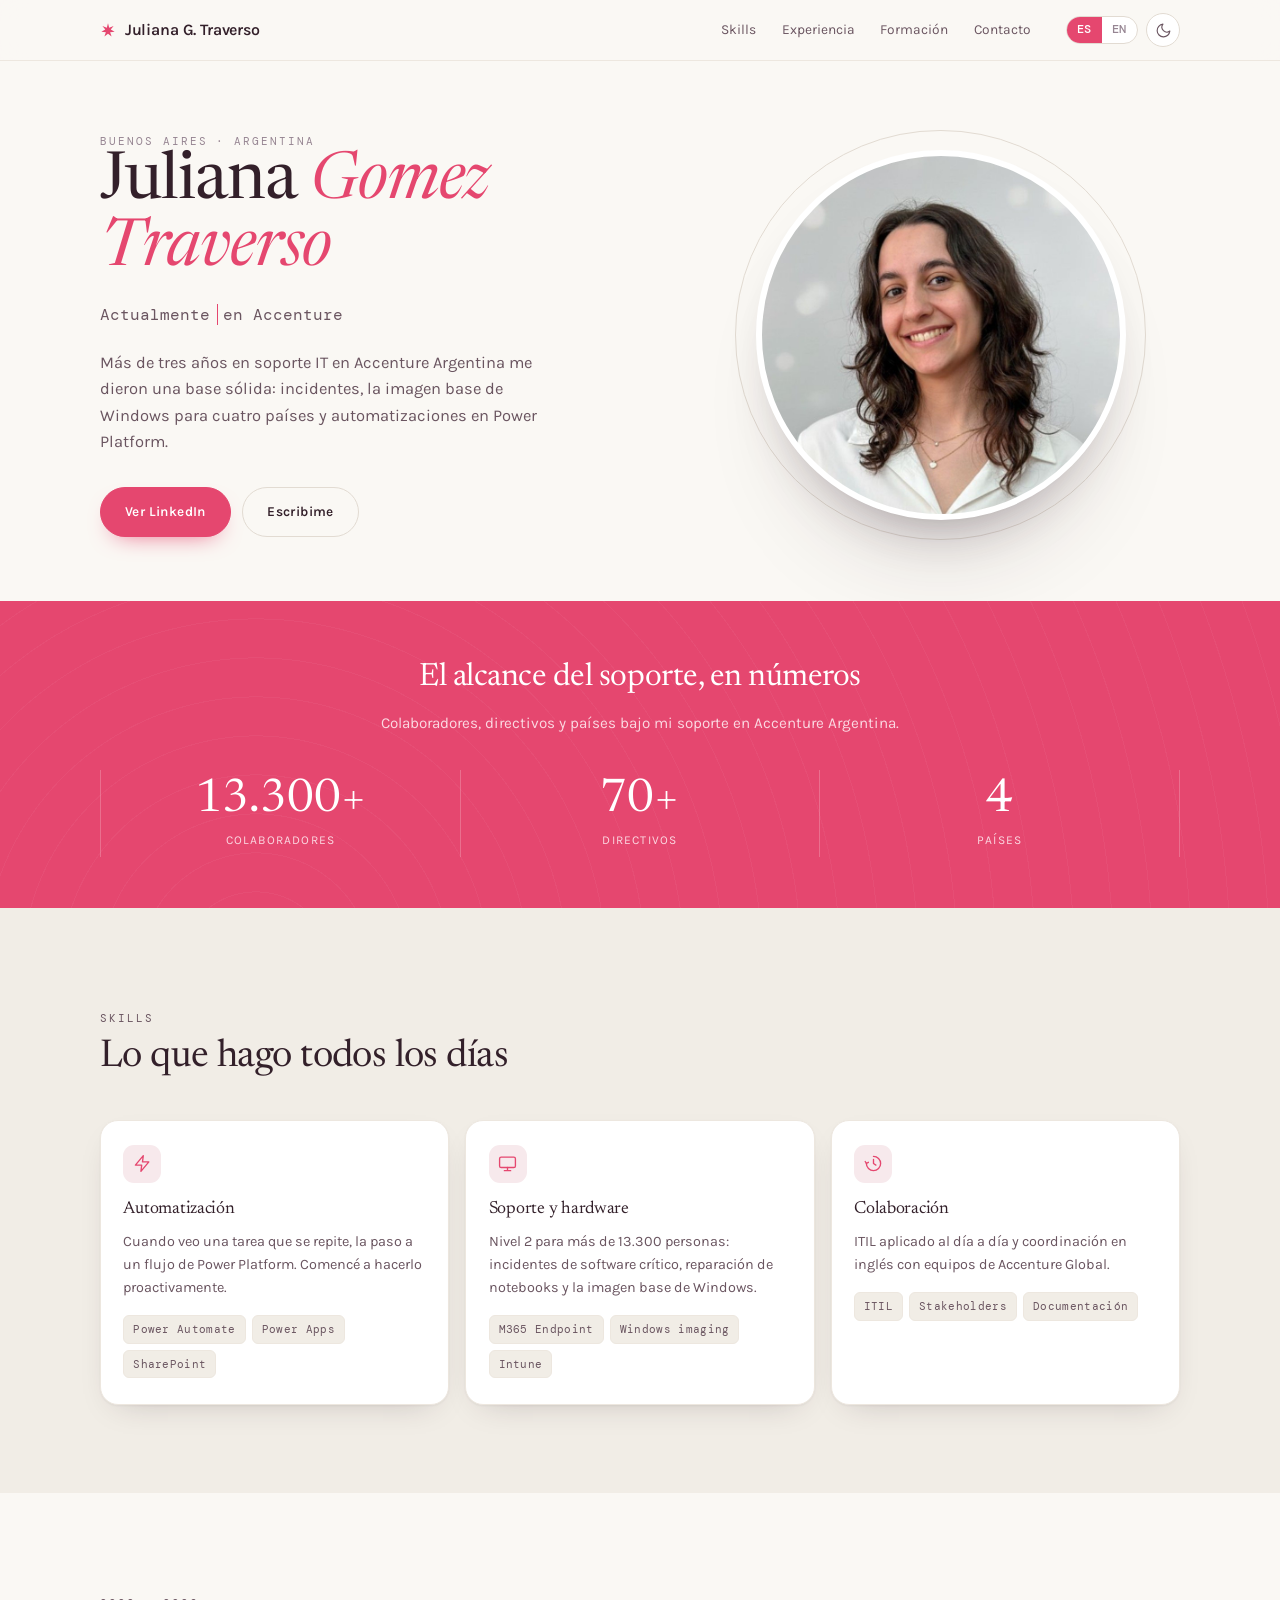
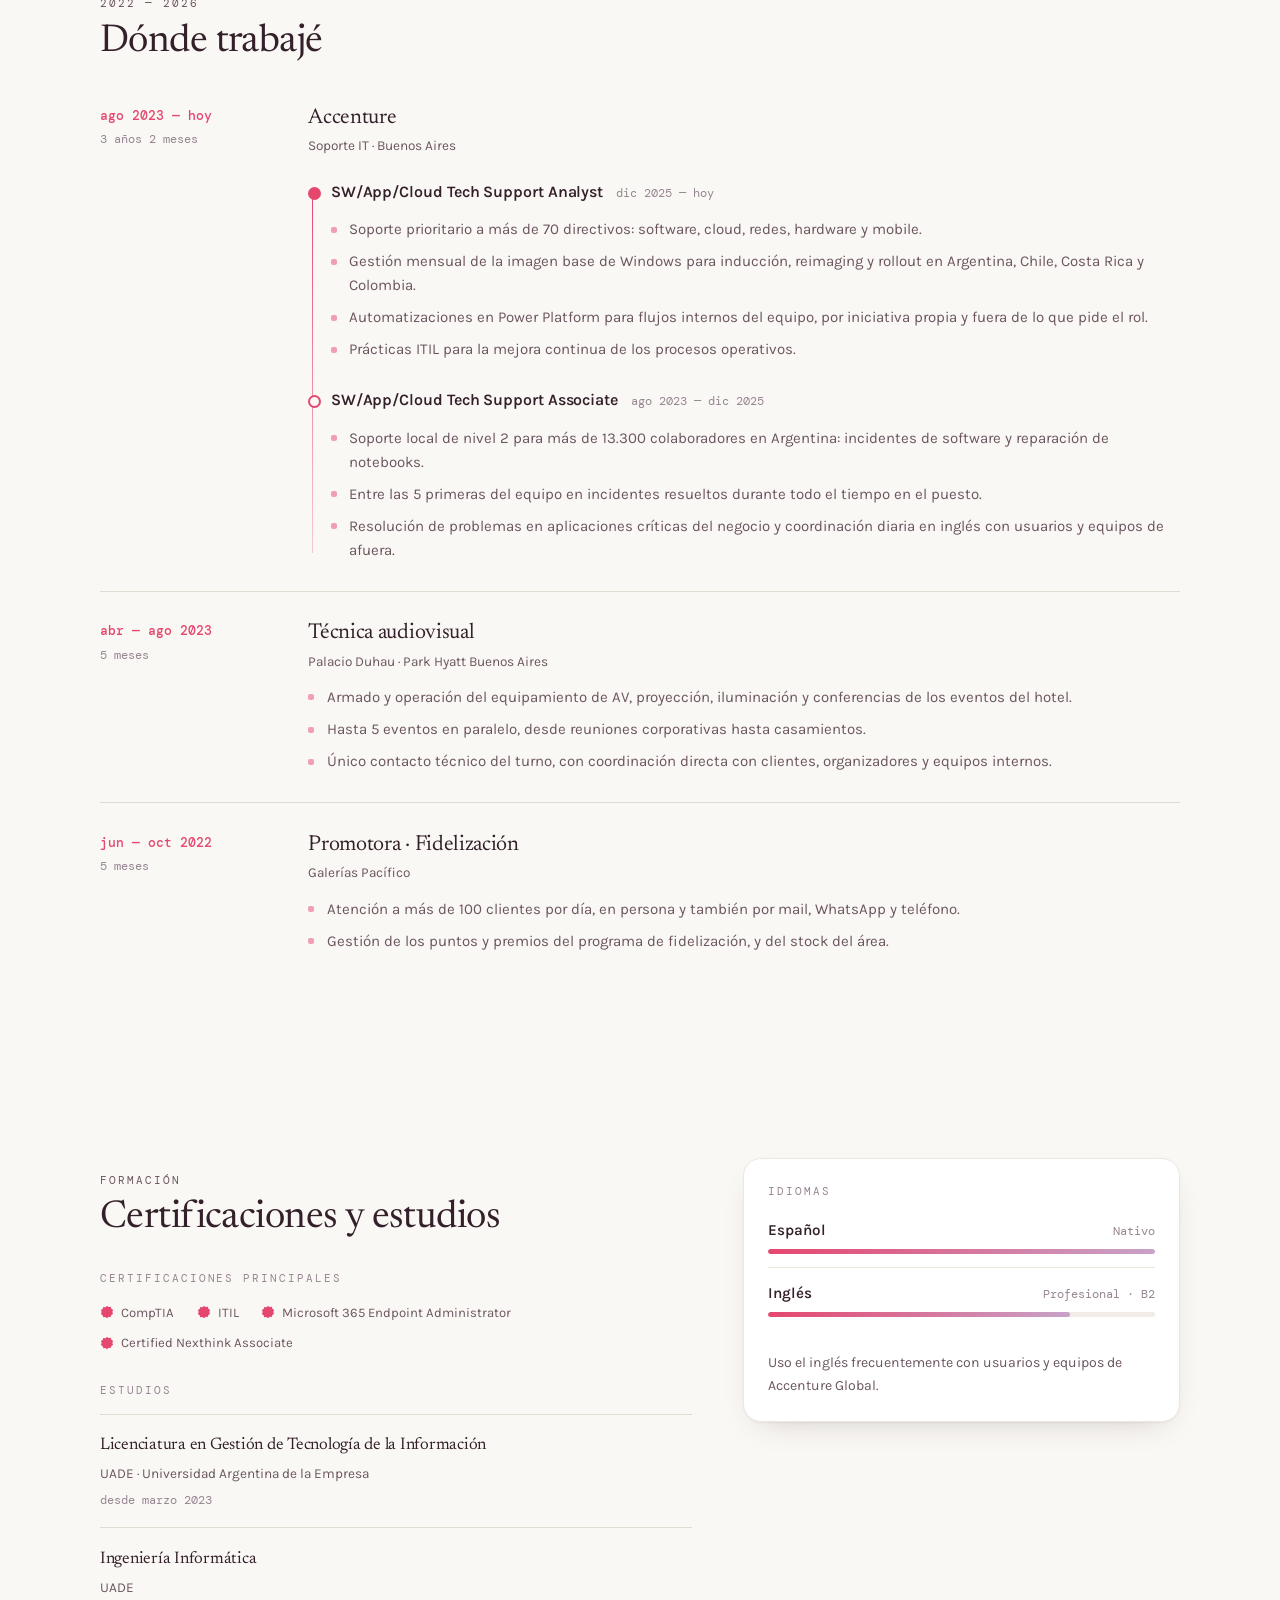
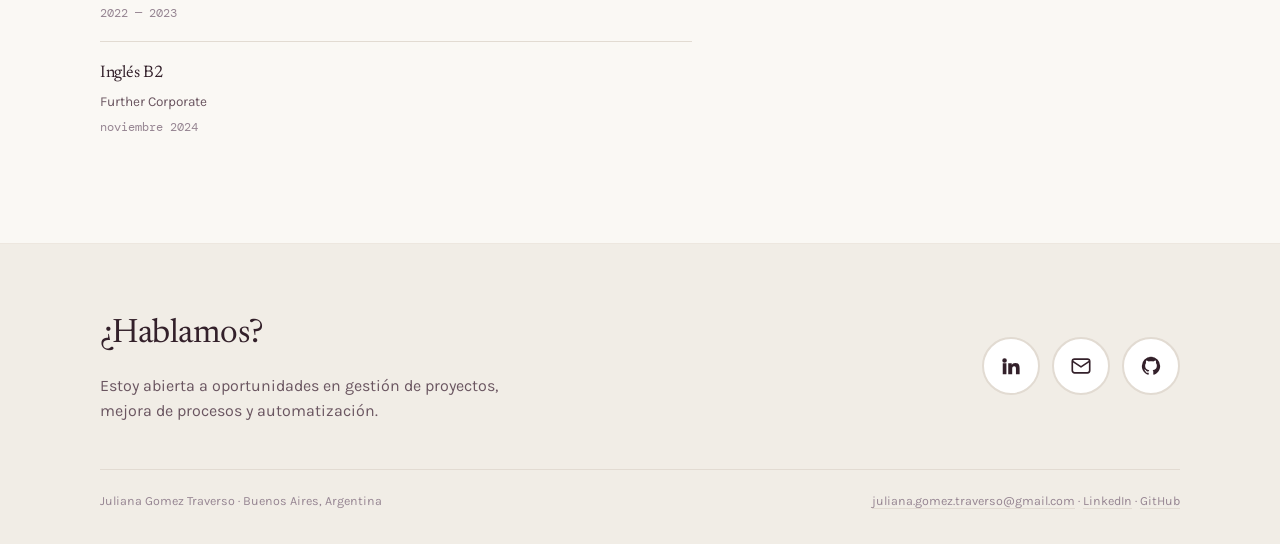
<file: index.html>
<!DOCTYPE html>
<html lang="es">
<head>
<meta charset="UTF-8">
<meta name="viewport" content="width=device-width, initial-scale=1.0">
<title>Juliana Gomez Traverso</title>
<link rel="icon" type="image/svg+xml" href="assets/img/favicon.svg">
<link rel="preconnect" href="https://fonts.googleapis.com">
<link rel="preconnect" href="https://fonts.gstatic.com" crossorigin>
<link rel="stylesheet" href="https://fonts.googleapis.com/css2?family=Newsreader:ital,opsz,wght@0,6..72,300;0,400;0,500;0,600;1,6..72,300;1,400&family=Karla:wght@300;400;500;600;700&family=DM+Mono:wght@400;500&display=swap">

<style>
/* ============ TOKENS ============ */
:root{
  --sand:#FAF8F4;
  --sand-2:#F1EDE6;
  --paper:#FFFFFF;
  --rose:#E5476F;
  --rose-soft:#F291B5;
  --rose-wash:#F7E9EC;
  --wine:#59273A;
  --wine-deep:#33202A;
  --lilac:#C8A2C8;

  --bg:var(--sand);
  --bg-alt:var(--sand-2);
  --surface:var(--paper);
  --ink:var(--wine-deep);
  --ink-2:#6A5560;
  --ink-3:#968592;
  --line:#E2DBD2;
  --line-soft:#EDE7DF;
  --accent:var(--rose);
  --accent-ink:#FFFFFF;
  --band:var(--rose);
  --band-ink:#FFFFFF;
  --band-ink-2:#FBD9E2;
  --shadow:0 1px 2px rgba(51,32,42,.05), 0 12px 32px -18px rgba(51,32,42,.28);
  --shadow-lift:0 2px 4px rgba(51,32,42,.06), 0 24px 48px -22px rgba(51,32,42,.38);
  --shadow-3d:
     0 2px 6px rgba(51,32,42,.05),
     0 28px 56px -30px rgba(51,32,42,.4),
     0 68px 110px -60px rgba(51,32,42,.32);
  --ring:var(--rose);
}
@media (prefers-color-scheme: dark){
  :root:not([data-theme="light"]){
    --bg:#17151A;
    --bg-alt:#1E1B22;
    --surface:#24202A;
    --ink:#F1EBEE;
    --ink-2:#C4B7BF;
    --ink-3:#8E8089;
    --line:#37323F;
    --line-soft:#2C2833;
    --accent:#F7708F;
    --accent-ink:#28101A;
    --band:#7A2A46;
    --band-ink:#FFF0F4;
    --band-ink-2:#F0B8CC;
    --rose-wash:rgba(247,112,143,.14);
    --shadow:0 1px 2px rgba(0,0,0,.4), 0 12px 32px -18px rgba(0,0,0,.75);
    --shadow-lift:0 2px 6px rgba(0,0,0,.45), 0 24px 48px -22px rgba(0,0,0,.85);
    --shadow-3d:
       0 2px 6px rgba(0,0,0,.5),
       0 28px 56px -28px rgba(0,0,0,.8),
       0 68px 110px -55px rgba(0,0,0,.7);
    --ring:#F7708F;
  }
}
:root[data-theme="dark"]{
  --bg:#17151A;
  --bg-alt:#1E1B22;
  --surface:#24202A;
  --ink:#F1EBEE;
  --ink-2:#C4B7BF;
  --ink-3:#8E8089;
  --line:#37323F;
  --line-soft:#2C2833;
  --accent:#F7708F;
  --accent-ink:#28101A;
  --band:#7A2A46;
  --band-ink:#FFF0F4;
  --band-ink-2:#F0B8CC;
  --rose-wash:rgba(247,112,143,.14);
  --shadow:0 1px 2px rgba(0,0,0,.4), 0 12px 32px -18px rgba(0,0,0,.75);
  --shadow-lift:0 2px 6px rgba(0,0,0,.45), 0 24px 48px -22px rgba(0,0,0,.85);
  --shadow-3d:
     0 2px 6px rgba(0,0,0,.5),
     0 28px 56px -28px rgba(0,0,0,.8),
     0 68px 110px -55px rgba(0,0,0,.7);
  --ring:#F7708F;
}

/* ============ BASE ============ */
*{box-sizing:border-box}
body{
  margin:0;
  background:var(--bg);
  color:var(--ink);
  font-family:"Karla","Helvetica Neue",Arial,sans-serif;
  font-size:16px;
  line-height:1.6;
  -webkit-font-smoothing:antialiased;
  transition:background .35s ease, color .35s ease;
}
h1,h2,h3{
  font-family:"Newsreader",Georgia,"Times New Roman",serif;
  font-weight:400;
  letter-spacing:-.015em;
  text-wrap:balance;
  margin:0;
}
p{margin:0}
a{color:inherit}
:focus-visible{outline:2px solid var(--ring);outline-offset:3px;border-radius:4px}
.wrap{width:min(1080px,100% - 3rem);margin-inline:auto}
.eyebrow{
  font-family:"DM Mono",ui-monospace,monospace;
  font-size:.68rem;letter-spacing:.18em;text-transform:uppercase;
  color:var(--ink-3);
}

/* ============ TOP BAR ============ */
.topbar{
  position:sticky;top:0;z-index:50;
  background:color-mix(in srgb, var(--bg) 88%, transparent);
  backdrop-filter:blur(12px);
  border-bottom:1px solid var(--line-soft);
}
.topbar .wrap{display:flex;align-items:center;gap:1rem;height:60px}
.mark{display:flex;align-items:center;gap:.55rem;font-weight:600;letter-spacing:-.01em}
.mark svg{width:16px;height:16px;color:var(--accent)}
.topnav{margin-left:auto;display:flex;gap:1.6rem;font-size:.86rem;color:var(--ink-2)}
.topnav a{text-decoration:none;padding-block:.2rem;border-bottom:1px solid transparent;transition:border-color .25s,color .25s}
.topnav a:hover{color:var(--accent);border-bottom-color:var(--accent)}
.controls{display:flex;align-items:center;gap:.5rem;margin-left:1.2rem}
.lang{display:flex;border:1px solid var(--line);border-radius:999px;overflow:hidden;background:var(--surface)}
.lang button{
  font:500 .72rem/1 "DM Mono",monospace;letter-spacing:.08em;
  padding:.45rem .6rem;border:0;background:transparent;color:var(--ink-3);cursor:pointer;transition:.2s;
}
.lang button[aria-pressed="true"]{background:var(--accent);color:var(--accent-ink)}
.moon{
  width:34px;height:34px;border-radius:50%;display:grid;place-items:center;
  border:1px solid var(--line);background:var(--surface);color:var(--ink-2);cursor:pointer;
  transition:transform .5s cubic-bezier(.34,1.56,.64,1), color .25s, border-color .25s;
}
.moon:hover{color:var(--accent);border-color:var(--accent)}
.moon svg{width:17px;height:17px}
.moon.spin{transform:rotate(360deg)}

/* ============ HERO ============ */
.hero{padding:clamp(2.5rem,7vw,4.5rem) 0 clamp(2.5rem,6vw,4rem)}
.hero .wrap{display:grid;grid-template-columns:1.05fr .95fr;gap:clamp(2rem,6vw,4.5rem);align-items:center}
.hero-copy{display:flex;flex-direction:column;justify-content:center}
.hero-photo{
  margin:0;position:relative;justify-self:center;
  width:min(360px,100%);aspect-ratio:1;
}
.hero-photo::before{
  content:"";position:absolute;inset:-7%;border-radius:50%;
  border:1px solid var(--line);
  background:radial-gradient(closest-side, var(--rose-wash), transparent 78%);
}
.hero-photo img{
  position:relative;width:100%;height:100%;display:block;
  border-radius:50%;object-fit:cover;object-position:50% 18%;
  background:var(--bg-alt);
  box-shadow:var(--shadow-3d);
  outline:6px solid var(--surface);
  outline-offset:-1px;
}
.hero h1{font-size:clamp(2.5rem,5.8vw,4.1rem);line-height:1.02}
.hero h1 em{font-style:italic;color:var(--accent)}
.role{
  margin-top:1.1rem;font-family:"DM Mono",monospace;font-size:clamp(.85rem,1.6vw,1rem);
  color:var(--ink-2);display:flex;flex-wrap:wrap;gap:.35em;align-items:baseline;
}
.lede{margin-top:1.4rem;color:var(--ink-2);font-size:1.03rem;max-width:46ch}
.hero-cta{margin-top:2rem;display:flex;flex-wrap:wrap;gap:.7rem;align-items:center}
.btn{
  display:inline-flex;align-items:center;gap:.5rem;
  padding:.8rem 1.5rem;border-radius:999px;text-decoration:none;
  font-weight:600;font-size:.85rem;letter-spacing:.03em;
  background:var(--accent);color:var(--accent-ink);border:1px solid var(--accent);
  transition:transform .25s cubic-bezier(.34,1.4,.64,1), box-shadow .25s, filter .25s;
  box-shadow:0 10px 24px -14px var(--accent);
}
.btn:hover{transform:translateY(-2px);box-shadow:0 16px 30px -14px var(--accent);filter:saturate(1.1)}
.btn.ghost{background:transparent;color:var(--ink);border-color:var(--line);box-shadow:none}
.btn.ghost:hover{border-color:var(--accent);color:var(--accent)}

.badge{
  position:absolute;z-index:3;left:-1.4rem;bottom:6%;
  background:var(--surface);border:1px solid var(--line);border-radius:14px;
  padding:.6rem .85rem;box-shadow:var(--shadow-lift);
  display:flex;align-items:center;gap:.55rem;
}
.badge .dot{width:8px;height:8px;border-radius:50%;background:#4FBF83;box-shadow:0 0 0 4px rgba(79,191,131,.18)}
.badge span{font-size:.74rem;color:var(--ink-2);line-height:1.3}

.cert-group{display:flex;flex-wrap:wrap;gap:.6rem 1.4rem}
.cert{
  font:inherit;font-size:.82rem;color:var(--ink-2);display:flex;align-items:center;gap:.45rem;
  border:0;background:none;padding:0;margin:0;cursor:pointer;text-align:left;
  transition:color .2s;
}
.cert:hover{color:var(--accent)}
.cert svg{width:14px;height:14px;color:var(--accent);flex:0 0 auto}

/* ============ CERT PREVIEW DIALOG ============ */
.cert-dialog{
  border:0;border-radius:18px;padding:0;background:var(--surface);color:var(--ink);
  box-shadow:var(--shadow-3d);max-width:min(560px,92vw);width:100%;max-height:88vh;overflow:auto;
}
.cert-dialog::backdrop{background:rgba(23,21,26,.55);backdrop-filter:blur(2px)}
.cert-dialog[open]{display:block}
.cert-dialog-inner{position:relative;display:flex;flex-direction:column}
.cert-dialog-img{width:100%;max-height:65vh;display:block;object-fit:contain;border-radius:18px 18px 0 0;background:var(--bg-alt)}
.cert-dialog-frame{width:100%;height:min(65vh,600px);display:block;border:0;border-radius:18px 18px 0 0;background:var(--bg-alt)}
.cert-dialog [hidden]{display:none!important}
.cert-dialog-foot{display:flex;align-items:center;justify-content:space-between;gap:1rem;padding:1.1rem 1.3rem}
.cert-dialog-name{font-family:"Newsreader",serif;font-size:1.05rem;line-height:1.3}
.cert-dialog-close{
  position:absolute;top:.7rem;right:.7rem;width:32px;height:32px;border-radius:50%;z-index:1;
  border:1px solid var(--line);background:var(--surface);color:var(--ink-2);
  font-size:1.2rem;line-height:1;cursor:pointer;display:grid;place-items:center;
}
.cert-dialog-close:hover{color:var(--accent);border-color:var(--accent)}
.cert-dialog-dl{padding:.55rem 1rem;font-size:.78rem;white-space:nowrap}

/* ============ SECTIONS ============ */
section{padding:clamp(3rem,7vw,5.5rem) 0}
.sec-head{max-width:52ch;margin-bottom:2.5rem}
.sec-head h2{font-size:clamp(1.7rem,3.4vw,2.4rem);line-height:1.14;margin-top:.5rem}
.sec-head p{margin-top:.9rem;color:var(--ink-2)}
.tint{background:var(--bg-alt)}

/* stats band */
.band{background:var(--band);color:var(--band-ink);position:relative;overflow:hidden}
.band::after{
  content:"";position:absolute;inset:0;opacity:.45;
  background:repeating-radial-gradient(circle at 20% 120%, transparent 0 38px, rgba(255,255,255,.09) 38px 39px);
  pointer-events:none;
}
.band .wrap{position:relative;z-index:1;padding-block:clamp(2.2rem,5vw,3.2rem)}
.band h2{font-size:clamp(1.45rem,3vw,2rem);text-align:center;color:var(--band-ink)}
.band .sub{text-align:center;color:var(--band-ink-2);margin-top:.5rem;font-size:.95rem}
.stats{margin-top:2.2rem;display:grid;grid-template-columns:repeat(3,1fr);border-left:1px solid rgba(255,255,255,.22)}
.stat{padding:.4rem 1rem;text-align:center;border-right:1px solid rgba(255,255,255,.22)}
.stat b{
  display:block;font-family:"Newsreader",serif;font-weight:400;
  font-size:clamp(1.9rem,4.4vw,2.9rem);line-height:1;font-variant-numeric:tabular-nums;
}
.stat span{display:block;margin-top:.5rem;font-size:.75rem;letter-spacing:.1em;text-transform:uppercase;color:var(--band-ink-2)}

/* ============ EXPERIENCE ============ */
.timeline{display:grid}
.job{
  display:grid;grid-template-columns:170px 1fr;gap:clamp(1rem,3vw,2.5rem);
  padding:1.8rem 0;border-top:1px solid var(--line);
}
.job:first-child{border-top:0;padding-top:0}
.job .when{font-family:"DM Mono",monospace;font-size:.78rem;color:var(--ink-3);line-height:1.7}
.job .when b{display:block;color:var(--accent);font-weight:500;font-size:.8rem;margin-bottom:.15rem}
.job h3{font-size:1.35rem;line-height:1.25}
.job .org{font-size:.85rem;color:var(--ink-2);margin-top:.2rem}
.job ul{margin:.8rem 0 0;padding:0;list-style:none;display:grid;gap:.5rem}
.job li{position:relative;padding-left:1.15rem;font-size:.94rem;color:var(--ink-2)}
.job li::before{content:"";position:absolute;left:0;top:.62em;width:6px;height:6px;border-radius:2px;background:var(--accent);opacity:.5}

/* promotion rail inside Accenture */
.steps{margin-top:1.4rem;display:grid;gap:1.6rem;position:relative;padding-left:1.4rem}
.steps::before{
  content:"";position:absolute;left:4px;top:.55rem;bottom:.55rem;width:1px;
  background:linear-gradient(var(--accent),color-mix(in srgb,var(--accent) 25%,transparent));
}
.step{position:relative}
.step::before{
  content:"";position:absolute;left:-1.4rem;top:.5rem;width:9px;height:9px;border-radius:50%;
  background:var(--bg);border:2px solid var(--accent);
}
.step.now::before{background:var(--accent)}
.step-head{display:flex;flex-wrap:wrap;align-items:baseline;gap:.4rem .8rem}
.step-head h4{
  margin:0;font-family:"Karla",sans-serif;font-size:1rem;font-weight:600;letter-spacing:-.005em;
}
.step-when{font-family:"DM Mono",monospace;font-size:.72rem;color:var(--ink-3)}
.now-tag{
  font-family:"DM Mono",monospace;font-size:.62rem;letter-spacing:.1em;text-transform:uppercase;
  padding:.15rem .45rem;border-radius:5px;background:var(--rose-wash);color:var(--accent);
}

/* skill cards */
.cards{display:grid;grid-template-columns:repeat(3,1fr);gap:1rem}
.card{
  background:var(--surface);border:1px solid var(--line-soft);border-radius:18px;
  padding:1.5rem 1.4rem 1.6rem;box-shadow:var(--shadow);
  transition:transform .3s cubic-bezier(.34,1.3,.64,1), box-shadow .3s, border-color .3s;
}
.card:hover{transform:translateY(-4px);box-shadow:var(--shadow-lift);border-color:var(--line)}
.card .ico{
  width:38px;height:38px;border-radius:11px;display:grid;place-items:center;
  background:var(--rose-wash);color:var(--accent);margin-bottom:1rem;
}
.card .ico svg{width:19px;height:19px}
.card h3{font-size:1.1rem;line-height:1.25}
.card p{margin-top:.6rem;font-size:.9rem;color:var(--ink-2)}
.tags{margin-top:1rem;display:flex;flex-wrap:wrap;gap:.4rem}
.tag{
  font-family:"DM Mono",monospace;font-size:.68rem;letter-spacing:.03em;
  padding:.28rem .55rem;border-radius:6px;background:var(--bg-alt);color:var(--ink-2);
  border:1px solid var(--line-soft);
}

/* education + languages */
.duo{display:grid;grid-template-columns:1.15fr .85fr;gap:clamp(1.5rem,4vw,3.5rem);align-items:start}
.entry{padding:1.1rem 0;border-top:1px solid var(--line)}
.entry:first-of-type{border-top:0;padding-top:0}
.entry h3{font-size:1.05rem}
.entry .meta{font-size:.85rem;color:var(--ink-2);margin-top:.25rem}
.entry .yr{font-family:"DM Mono",monospace;font-size:.75rem;color:var(--ink-3);margin-top:.35rem}
.panel{background:var(--surface);border:1px solid var(--line-soft);border-radius:18px;padding:1.5rem;box-shadow:var(--shadow)}
.langrow{display:grid;gap:.45rem;padding-block:.8rem;border-top:1px solid var(--line-soft)}
.langrow:first-of-type{border-top:0;padding-top:0}
.langrow .top{display:flex;justify-content:space-between;align-items:baseline;gap:1rem}
.langrow .top b{font-weight:600;font-size:.95rem}
.langrow .top span{font-size:.76rem;color:var(--ink-3);font-family:"DM Mono",monospace}
.meter{height:5px;border-radius:99px;background:var(--bg-alt);overflow:hidden}
.meter i{display:block;height:100%;border-radius:99px;background:linear-gradient(90deg,var(--accent),var(--lilac))}

/* ============ FOOTER + SOCIAL ============ */
footer{background:var(--bg-alt);border-top:1px solid var(--line-soft);padding:clamp(2.5rem,6vw,4rem) 0 2rem}
.foot-top{display:grid;grid-template-columns:1.2fr 1fr;gap:2rem;align-items:center}
.foot-top h2{font-size:clamp(1.5rem,3vw,2.1rem)}
.foot-top p{color:var(--ink-2);margin-top:.7rem;max-width:40ch}
.social{display:flex;list-style:none;margin:0;padding:0;gap:.75rem;justify-content:flex-end;flex-wrap:wrap}
.social li a{
  width:58px;height:58px;display:grid;place-items:center;border-radius:50%;
  background:var(--surface);border:2px solid var(--line);
  position:relative;overflow:hidden;z-index:1;text-decoration:none;
}
.social li a .icon{position:relative;z-index:3;color:var(--ink);transition:.5s;display:grid;place-items:center}
.social li a .icon svg{width:22px;height:22px;display:block}
.social li a:hover .icon{color:#fff;transform:rotateY(360deg)}
.social li a::before{content:"";position:absolute;top:100%;left:0;width:100%;height:100%;background:var(--accent);transition:.5s;z-index:2}
.social li a:hover::before{top:0}
.social li:nth-child(1) a::before{background:#0A66C2}
.social li:nth-child(2) a::before{background:#D4436B}
.social li:nth-child(3) a::before{background:#181717}
.foot-bottom{
  margin-top:2.8rem;padding-top:1.4rem;border-top:1px solid var(--line);
  display:flex;flex-wrap:wrap;gap:.6rem 1.5rem;justify-content:space-between;
  font-size:.78rem;color:var(--ink-3);
}
.foot-bottom a{text-decoration:none;border-bottom:1px solid var(--line)}
.foot-bottom a:hover{color:var(--accent);border-color:var(--accent)}

/* ============ TYPEWRITER ============ */
.typewriter{--caret:var(--accent);color:var(--ink);font-weight:500;white-space:pre}
.typewriter::before{content:"";animation:typing 7.5s steps(1,end) infinite}
.typewriter::after{content:"";border-right:1.5px solid var(--caret);animation:blink .6s steps(1,end) infinite;margin-left:1px}
@keyframes typing{
  0%,100%   { content:""; }
  3.5%      { content:"I"; }
  7%        { content:"IT"; }
  10.5%     { content:"IT "; }
  14%       { content:"IT A"; }
  17.5%     { content:"IT An"; }
  21%       { content:"IT Ana"; }
  24.5%     { content:"IT Anal"; }
  28%       { content:"IT Analy"; }
  31.5%     { content:"IT Analys"; }
  35%, 72%  { content:"IT Analyst"; }
  75%       { content:"IT Analys"; }
  78%       { content:"IT Anal"; }
  81%       { content:"IT An"; }
  84%       { content:"IT "; }
  87%       { content:"IT"; }
  90%       { content:"I"; }
  93%       { content:""; }
}
@keyframes blink{0%,100%{opacity:1}50%{opacity:0}}

/* ============ SCROLL-DRIVEN REVEAL ============ */
@supports (animation-timeline: view()){
  .reveal > *{
    animation:text-appear ease-out both;
    animation-timeline:view();
    animation-range:entry 5% entry 85%;
  }
}
@keyframes photo-appear{
  from{opacity:0;filter:saturate(.3) blur(8px);scale:.9;translate:0 1.5rem}
}
.hero-photo img{animation:photo-appear .95s cubic-bezier(.22,.9,.3,1) backwards}
@keyframes text-appear{from{opacity:0;translate:0 3.5rem}}
@media (prefers-reduced-motion: reduce){
  *{animation:none !important;transition:none !important}
  .typewriter::before{content:"IT Analyst"}
  .typewriter::after{content:""}
}

/* ============ RESPONSIVE ============ */
@media (max-width:900px){
  .hero .wrap{grid-template-columns:1fr}
  .hero-photo{grid-row:1;width:min(270px,68%);justify-self:start}
  .badge{left:auto;right:-1.2rem;bottom:4%}
  .stats{grid-template-columns:repeat(2,1fr);border-left:0;gap:1.5rem 0}
  .stat{border-right:0;border-left:1px solid rgba(255,255,255,.22);text-align:left;padding-left:1rem}
  .cards{grid-template-columns:1fr}
  .duo{grid-template-columns:1fr}
  .job{grid-template-columns:1fr;gap:.7rem}
  .foot-top{grid-template-columns:1fr}
  .social{justify-content:flex-start}
  .topnav{display:none}
}
@media (max-width:520px){
  .wrap{width:min(1080px,100% - 2rem)}
  .social li a{width:52px;height:52px}
}
@media print{
  .topbar,.social,.hero-cta{display:none}
  body{background:#fff;color:#000}
  .hero-photo img{box-shadow:none}
}
</style>
</head>
<body>

<header class="topbar">
  <div class="wrap">
    <a class="mark" href="#top" style="text-decoration:none">
      <svg viewBox="0 0 24 24" fill="currentColor" aria-hidden="true"><path d="M12 2l1.8 6.6L20.4 6l-4.3 5.3 5.9 3.4-6.8.6 2.2 6.5-5.4-4.3-5.4 4.3 2.2-6.5-6.8-.6 5.9-3.4L3.6 6l6.6 2.6z"/></svg>
      Juliana G. Traverso
    </a>
    <nav class="topnav">
      <a href="#skills" data-es="Skills" data-en="Skills">Skills</a>
      <a href="#experiencia" data-es="Experiencia" data-en="Experience">Experiencia</a>
      <a href="#formacion" data-es="Formación" data-en="Education">Formación</a>
      <a href="#contacto" data-es="Contacto" data-en="Contact">Contacto</a>
    </nav>
    <div class="controls">
      <div class="lang" role="group" aria-label="Idioma / Language">
        <button type="button" id="btn-es" aria-pressed="true">ES</button>
        <button type="button" id="btn-en" aria-pressed="false">EN</button>
      </div>
      <button type="button" class="moon" id="theme-toggle" aria-label="Cambiar tema" title="Modo claro / oscuro">
        <svg viewBox="0 0 24 24" fill="none" stroke="currentColor" stroke-width="1.6" stroke-linecap="round" stroke-linejoin="round" aria-hidden="true">
          <path d="M21 12.79A9 9 0 1 1 11.21 3 7 7 0 0 0 21 12.79z"/>
        </svg>
      </button>
    </div>
  </div>
</header>

<main id="top">

  <!-- HERO -->
  <section class="hero">
    <div class="wrap">
      <div class="hero-copy">
        <p class="eyebrow">Buenos Aires · Argentina</p>
        <h1>Juliana <em>Gomez Traverso</em></h1>
        <p class="role">
          <span data-es="Actualmente" data-en="Currently">Actualmente</span>
          <span class="typewriter" aria-label="IT Analyst"></span>
          <span data-es="en Accenture" data-en="at Accenture">en Accenture</span>
        </p>
        <p class="lede" data-es="Más de tres años en soporte IT en Accenture Argentina me dieron una base sólida: incidentes, la imagen base de Windows para cuatro países y automatizaciones en Power Platform." data-en="More than three years in IT support at Accenture Argentina gave me a solid base: incidents, the Windows base image for four countries, and automations in Power Platform.">Más de tres años en soporte IT en Accenture Argentina me dieron una base sólida: incidentes, la imagen base de Windows para cuatro países y automatizaciones en Power Platform.</p>
        <div class="hero-cta">
          <a class="btn" href="https://www.linkedin.com/in/juliana-gomez-traverso-85383a218" target="_blank" rel="noopener" data-es="Ver LinkedIn" data-en="View LinkedIn">Ver LinkedIn</a>
          <a class="btn ghost" href="mailto:juliana.gomez.traverso@gmail.com" data-es="Escribime" data-en="Get in touch">Escribime</a>
        </div>
      </div>
      <figure class="hero-photo">
        <img src="assets/img/photo.jpg" alt="Juliana Gomez Traverso">
      </figure>
    </div>
  </section>

  <!-- STATS BAND -->
  <div class="band">
    <div class="wrap">
      <h2 data-es="El alcance del soporte, en números" data-en="The scope of the support, in numbers">El alcance del soporte, en números</h2>
      <p class="sub" data-es="Colaboradores, directivos y países bajo mi soporte en Accenture Argentina." data-en="Employees, executives and countries under my support at Accenture Argentina.">Colaboradores, directivos y países bajo mi soporte en Accenture Argentina.</p>
      <div class="stats">
        <div class="stat"><b>13.300+</b><span data-es="Colaboradores" data-en="Employees">Colaboradores</span></div>
        <div class="stat"><b>70+</b><span data-es="Directivos" data-en="Executives">Directivos</span></div>
        <div class="stat"><b>4</b><span data-es="Países" data-en="Countries">Países</span></div>
      </div>
    </div>
  </div>

  <!-- SKILLS -->
  <section id="skills" class="tint reveal">
    <div class="wrap">
      <div class="sec-head">
        <p class="eyebrow" data-es="Skills" data-en="Skills">Skills</p>
        <h2 data-es="Lo que hago todos los días" data-en="What I do every day">Lo que hago todos los días</h2>
      </div>
      <div class="cards">
        <article class="card">
          <div class="ico"><svg viewBox="0 0 24 24" fill="none" stroke="currentColor" stroke-width="1.7" stroke-linecap="round" stroke-linejoin="round" aria-hidden="true"><path d="M13 2L3 14h8l-1 8 10-12h-8z"/></svg></div>
          <h3 data-es="Automatización" data-en="Automation">Automatización</h3>
          <p data-es="Cuando veo una tarea que se repite, la paso a un flujo de Power Platform. Comencé a hacerlo proactivamente." data-en="When I see a task that repeats, I turn it into a Power Platform flow. I started doing it proactively.">Cuando veo una tarea que se repite, la paso a un flujo de Power Platform. Comencé a hacerlo proactivamente.</p>
          <div class="tags"><span class="tag">Power Automate</span><span class="tag">Power Apps</span><span class="tag">SharePoint</span></div>
        </article>
        <article class="card">
          <div class="ico"><svg viewBox="0 0 24 24" fill="none" stroke="currentColor" stroke-width="1.7" stroke-linecap="round" stroke-linejoin="round" aria-hidden="true"><rect x="2" y="4" width="20" height="13" rx="2"/><path d="M8 21h8M12 17v4"/></svg></div>
          <h3 data-es="Soporte y hardware" data-en="Support &amp; hardware">Soporte y hardware</h3>
          <p data-es="Nivel 2 para más de 13.300 personas: incidentes de software crítico, reparación de notebooks y la imagen base de Windows." data-en="Level 2 for 13,300+ people: critical software incidents, laptop repair and the Windows base image.">Nivel 2 para más de 13.300 personas: incidentes de software crítico, reparación de notebooks y la imagen base de Windows.</p>
          <div class="tags"><span class="tag">M365 Endpoint</span><span class="tag">Windows imaging</span><span class="tag">Intune</span></div>
        </article>
        <article class="card">
          <div class="ico"><svg viewBox="0 0 24 24" fill="none" stroke="currentColor" stroke-width="1.7" stroke-linecap="round" stroke-linejoin="round" aria-hidden="true"><path d="M3 12a9 9 0 1 0 9-9"/><path d="M12 7v5l3 2"/><path d="M3 12l-1.5-2.5M3 12l2.5-1.5"/></svg></div>
          <h3 data-es="Colaboración" data-en="Collaboration">Colaboración</h3>
          <p data-es="ITIL aplicado al día a día y coordinación en inglés con equipos de Accenture Global." data-en="ITIL applied day to day, and coordination in English with teams across Accenture Global.">ITIL aplicado al día a día y coordinación en inglés con equipos de Accenture Global.</p>
          <div class="tags"><span class="tag">ITIL</span><span class="tag">Stakeholders</span><span class="tag">Documentación</span></div>
        </article>
      </div>
    </div>
  </section>

  <!-- EXPERIENCE -->
  <section id="experiencia" class="reveal">
    <div class="wrap">
      <div class="sec-head">
        <p class="eyebrow">2022 — 2026</p>
        <h2 data-es="Dónde trabajé" data-en="Where I've worked">Dónde trabajé</h2>
      </div>
      <div class="timeline">

        <article class="job">
          <div class="when"><b data-es="ago 2023 — hoy" data-en="Aug 2023 — present">ago 2023 — hoy</b><span data-es="3 años 2 meses" data-en="3 yrs 2 mos">3 años 2 meses</span></div>
          <div>
            <h3>Accenture</h3>
            <p class="org" data-es="Soporte IT · Buenos Aires" data-en="IT support · Buenos Aires">Soporte IT · Buenos Aires</p>

            <div class="steps">
              <div class="step now">
                <div class="step-head">
                  <h4>SW/App/Cloud Tech Support Analyst</h4>
                  <span class="step-when" data-es="dic 2025 — hoy" data-en="Dec 2025 — present">dic 2025 — hoy</span>
                </div>
                <ul>
                  <li data-es="Soporte prioritario a más de 70 directivos: software, cloud, redes, hardware y mobile." data-en="Priority support for 70+ executives: software, cloud, networking, hardware and mobile.">Soporte prioritario a más de 70 directivos: software, cloud, redes, hardware y mobile.</li>
                  <li data-es="Gestión mensual de la imagen base de Windows para inducción, reimaging y rollout en Argentina, Chile, Costa Rica y Colombia." data-en="Monthly management of the Windows base image for onboarding, reimaging and rollout in Argentina, Chile, Costa Rica and Colombia.">Gestión mensual de la imagen base de Windows para inducción, reimaging y rollout en Argentina, Chile, Costa Rica y Colombia.</li>
                  <li data-es="Automatizaciones en Power Platform para flujos internos del equipo, por iniciativa propia y fuera de lo que pide el rol." data-en="Power Platform automations for the team's internal workflows, on personal initiative and outside what the role asks for.">Automatizaciones en Power Platform para flujos internos del equipo, por iniciativa propia y fuera de lo que pide el rol.</li>
                  <li data-es="Prácticas ITIL para la mejora continua de los procesos operativos." data-en="ITIL practices for continuous improvement of operational processes.">Prácticas ITIL para la mejora continua de los procesos operativos.</li>
                </ul>
              </div>

              <div class="step">
                <div class="step-head">
                  <h4>SW/App/Cloud Tech Support Associate</h4>
                  <span class="step-when" data-es="ago 2023 — dic 2025" data-en="Aug 2023 — Dec 2025">ago 2023 — dic 2025</span>
                </div>
                <ul>
                  <li data-es="Soporte local de nivel 2 para más de 13.300 colaboradores en Argentina: incidentes de software y reparación de notebooks." data-en="Level 2 local support for 13,300+ employees in Argentina: software incidents and laptop repair.">Soporte local de nivel 2 para más de 13.300 colaboradores en Argentina: incidentes de software y reparación de notebooks.</li>
                  <li data-es="Entre las 5 primeras del equipo en incidentes resueltos durante todo el tiempo en el puesto." data-en="Among the team's top 5 for incidents resolved throughout the whole time in the role.">Entre las 5 primeras del equipo en incidentes resueltos durante todo el tiempo en el puesto.</li>
                  <li data-es="Resolución de problemas en aplicaciones críticas del negocio y coordinación diaria en inglés con usuarios y equipos de afuera." data-en="Troubleshooting of business-critical applications and daily coordination in English with users and teams abroad.">Resolución de problemas en aplicaciones críticas del negocio y coordinación diaria en inglés con usuarios y equipos de afuera.</li>
                </ul>
              </div>
            </div>
          </div>
        </article>

        <article class="job">
          <div class="when"><b data-es="abr — ago 2023" data-en="Apr — Aug 2023">abr — ago 2023</b><span data-es="5 meses" data-en="5 months">5 meses</span></div>
          <div>
            <h3 data-es="Técnica audiovisual" data-en="Audiovisual technician">Técnica audiovisual</h3>
            <p class="org">Palacio Duhau · Park Hyatt Buenos Aires</p>
            <ul>
              <li data-es="Armado y operación del equipamiento de AV, proyección, iluminación y conferencias de los eventos del hotel." data-en="Setup and operation of AV, projection, lighting and conferencing equipment for the hotel's events.">Armado y operación del equipamiento de AV, proyección, iluminación y conferencias de los eventos del hotel.</li>
              <li data-es="Hasta 5 eventos en paralelo, desde reuniones corporativas hasta casamientos." data-en="Up to 5 events in parallel, from corporate meetings to weddings.">Hasta 5 eventos en paralelo, desde reuniones corporativas hasta casamientos.</li>
              <li data-es="Único contacto técnico del turno, con coordinación directa con clientes, organizadores y equipos internos." data-en="Sole technical contact on shift, coordinating directly with clients, planners and internal teams.">Único contacto técnico del turno, con coordinación directa con clientes, organizadores y equipos internos.</li>
            </ul>
          </div>
        </article>

        <article class="job">
          <div class="when"><b data-es="jun — oct 2022" data-en="Jun — Oct 2022">jun — oct 2022</b><span data-es="5 meses" data-en="5 months">5 meses</span></div>
          <div>
            <h3 data-es="Promotora · Fidelización" data-en="Loyalty &amp; guest services">Promotora · Fidelización</h3>
            <p class="org">Galerías Pacífico</p>
            <ul>
              <li data-es="Atención a más de 100 clientes por día, en persona y también por mail, WhatsApp y teléfono." data-en="Service for 100+ customers a day, in person and also by email, WhatsApp and phone.">Atención a más de 100 clientes por día, en persona y también por mail, WhatsApp y teléfono.</li>
              <li data-es="Gestión de los puntos y premios del programa de fidelización, y del stock del área." data-en="Management of the loyalty program's points and rewards, and the area's stock.">Gestión de los puntos y premios del programa de fidelización, y del stock del área.</li>
            </ul>
          </div>
        </article>

      </div>
    </div>
  </section>

  <!-- EDUCATION + LANGUAGES -->
  <section id="formacion" class="reveal">
    <div class="wrap duo">
      <div>
        <div class="sec-head" style="margin-bottom:1.8rem">
          <p class="eyebrow" data-es="Formación" data-en="Education">Formación</p>
          <h2 data-es="Certificaciones y estudios" data-en="Certifications & studies">Certificaciones y estudios</h2>
        </div>

        <p class="eyebrow" style="margin-bottom:.9rem" data-es="Certificaciones principales" data-en="Main certifications">Certificaciones principales</p>
        <div class="cert-group">
          <button type="button" class="cert" data-name="CompTIA" data-file="assets/certs/comptia.png"><svg viewBox="0 0 24 24" fill="currentColor" aria-hidden="true"><path d="M12 1.5l2.9 2.1 3.5-.4 1.1 3.4 3 1.9-1.4 3.3 1.4 3.3-3 1.9-1.1 3.4-3.5-.4L12 22.5 9.1 20.4l-3.5.4-1.1-3.4-3-1.9L2.9 12 1.5 8.7l3-1.9 1.1-3.4 3.5.4z"/></svg>CompTIA</button>
          <button type="button" class="cert" data-name="ITIL" data-file="assets/certs/itil.png"><svg viewBox="0 0 24 24" fill="currentColor" aria-hidden="true"><path d="M12 1.5l2.9 2.1 3.5-.4 1.1 3.4 3 1.9-1.4 3.3 1.4 3.3-3 1.9-1.1 3.4-3.5-.4L12 22.5 9.1 20.4l-3.5.4-1.1-3.4-3-1.9L2.9 12 1.5 8.7l3-1.9 1.1-3.4 3.5.4z"/></svg>ITIL</button>
          <button type="button" class="cert" data-name="Microsoft 365 Endpoint Administrator" data-file="assets/certs/microsoft-365-endpoint-administrator.jpg"><svg viewBox="0 0 24 24" fill="currentColor" aria-hidden="true"><path d="M12 1.5l2.9 2.1 3.5-.4 1.1 3.4 3 1.9-1.4 3.3 1.4 3.3-3 1.9-1.1 3.4-3.5-.4L12 22.5 9.1 20.4l-3.5.4-1.1-3.4-3-1.9L2.9 12 1.5 8.7l3-1.9 1.1-3.4 3.5.4z"/></svg>Microsoft 365 Endpoint Administrator</button>
          <button type="button" class="cert" data-name="Certified Nexthink Associate" data-file="assets/certs/certified-nexthink-associate.pdf"><svg viewBox="0 0 24 24" fill="currentColor" aria-hidden="true"><path d="M12 1.5l2.9 2.1 3.5-.4 1.1 3.4 3 1.9-1.4 3.3 1.4 3.3-3 1.9-1.1 3.4-3.5-.4L12 22.5 9.1 20.4l-3.5.4-1.1-3.4-3-1.9L2.9 12 1.5 8.7l3-1.9 1.1-3.4 3.5.4z"/></svg>Certified Nexthink Associate</button>
        </div>

        <p class="eyebrow" style="margin:1.8rem 0 .9rem" data-es="Estudios" data-en="Studies">Estudios</p>
        <div class="entry">
          <h3 data-es="Licenciatura en Gestión de Tecnología de la Información" data-en="B.Sc. in Information Technology Management">Licenciatura en Gestión de Tecnología de la Información</h3>
          <p class="meta">UADE · Universidad Argentina de la Empresa</p>
          <p class="yr" data-es="desde marzo 2023" data-en="since March 2023">desde marzo 2023</p>
        </div>
        <div class="entry">
          <h3 data-es="Ingeniería Informática" data-en="Computer Engineering">Ingeniería Informática</h3>
          <p class="meta">UADE</p>
          <p class="yr">2022 — 2023</p>
        </div>
        <div class="entry">
          <h3 data-es="Inglés B2" data-en="English B2">Inglés B2</h3>
          <p class="meta">Further Corporate</p>
          <p class="yr" data-es="noviembre 2024" data-en="November 2024">noviembre 2024</p>
        </div>
      </div>
      <aside class="panel">
        <p class="eyebrow" data-es="Idiomas" data-en="Languages">Idiomas</p>
        <div style="margin-top:1.1rem">
          <div class="langrow">
            <div class="top"><b data-es="Español" data-en="Spanish">Español</b><span data-es="Nativo" data-en="Native">Nativo</span></div>
            <div class="meter"><i style="width:100%"></i></div>
          </div>
          <div class="langrow">
            <div class="top"><b data-es="Inglés" data-en="English">Inglés</b><span data-es="Profesional · B2" data-en="Professional · B2">Profesional · B2</span></div>
            <div class="meter"><i style="width:78%"></i></div>
          </div>
        </div>
        <p style="margin-top:1.4rem;font-size:.88rem;color:var(--ink-2)" data-es="Uso el inglés frecuentemente con usuarios y equipos de Accenture Global." data-en="I use English frequently with users and teams across Accenture Global.">Uso el inglés frecuentemente con usuarios y equipos de Accenture Global.</p>
      </aside>
    </div>
  </section>

</main>

<dialog id="cert-dialog" class="cert-dialog">
  <div class="cert-dialog-inner">
    <button type="button" class="cert-dialog-close" id="cert-dialog-close" aria-label="Cerrar">&times;</button>
    <img id="cert-dialog-img" class="cert-dialog-img" alt="">
    <iframe id="cert-dialog-frame" class="cert-dialog-frame" title="" hidden></iframe>
    <div class="cert-dialog-foot">
      <p id="cert-dialog-name" class="cert-dialog-name"></p>
      <a id="cert-dialog-download" class="btn ghost cert-dialog-dl" download>
        <svg viewBox="0 0 24 24" width="14" height="14" fill="none" stroke="currentColor" stroke-width="1.8" stroke-linecap="round" stroke-linejoin="round" aria-hidden="true"><path d="M12 3v12m0 0l-4-4m4 4l4-4M4 21h16"/></svg>
        <span data-es="Descargar" data-en="Download">Descargar</span>
      </a>
    </div>
  </div>
</dialog>

<footer id="contacto">
  <div class="wrap">
    <div class="foot-top">
      <div>
        <h2 data-es="¿Hablamos?" data-en="Let's talk">¿Hablamos?</h2>
        <p data-es="Estoy abierta a oportunidades en gestión de proyectos, mejora de procesos y automatización." data-en="I'm open to opportunities in project management, process improvement and automation.">Estoy abierta a oportunidades en gestión de proyectos, mejora de procesos y automatización.</p>
      </div>
      <ul class="social">
        <li><a href="https://www.linkedin.com/in/juliana-gomez-traverso-85383a218" target="_blank" rel="noopener" aria-label="LinkedIn"><span class="icon"><svg viewBox="0 0 24 24" fill="currentColor" aria-hidden="true"><path d="M4.98 3.5a2.5 2.5 0 1 1 0 5 2.5 2.5 0 0 1 0-5zM3 9h4v12H3zM9 9h3.8v1.7h.05c.53-.95 1.83-1.95 3.77-1.95 4.03 0 4.78 2.5 4.78 5.76V21h-4v-5.6c0-1.34-.03-3.06-1.9-3.06-1.9 0-2.2 1.45-2.2 2.96V21H9z"/></svg></span></a></li>
        <li><a href="mailto:juliana.gomez.traverso@gmail.com" aria-label="Email"><span class="icon"><svg viewBox="0 0 24 24" fill="none" stroke="currentColor" stroke-width="1.8" stroke-linecap="round" stroke-linejoin="round" aria-hidden="true"><rect x="2.5" y="4.5" width="19" height="15" rx="2.5"/><path d="M3 7l9 6 9-6"/></svg></span></a></li>
        <li><a href="https://github.com/gtjuli" target="_blank" rel="noopener" aria-label="GitHub"><span class="icon"><svg viewBox="0 0 24 24" fill="currentColor" aria-hidden="true"><path d="M12 2A10 10 0 0 0 2 12c0 4.42 2.87 8.17 6.84 9.5.5.08.66-.23.66-.5v-1.69c-2.77.6-3.36-1.34-3.36-1.34-.46-1.16-1.11-1.47-1.11-1.47-.91-.62.07-.6.07-.6 1 .07 1.53 1.03 1.53 1.03.87 1.52 2.34 1.07 2.91.83.09-.65.35-1.09.63-1.34-2.22-.25-4.55-1.11-4.55-4.92 0-1.11.38-2 1.03-2.71-.1-.25-.45-1.29.1-2.64 0 0 .84-.27 2.75 1.02.79-.22 1.65-.33 2.5-.33.85 0 1.71.11 2.5.33 1.91-1.29 2.75-1.02 2.75-1.02.55 1.35.2 2.39.1 2.64.65.71 1.03 1.6 1.03 2.71 0 3.82-2.34 4.66-4.57 4.91.36.31.69.92.69 1.85V21c0 .27.16.59.67.5C19.14 20.16 22 16.42 22 12A10 10 0 0 0 12 2z"/></svg></span></a></li>
      </ul>
    </div>
    <div class="foot-bottom">
      <span>Juliana Gomez Traverso · Buenos Aires, Argentina</span>
      <span><a href="mailto:juliana.gomez.traverso@gmail.com">juliana.gomez.traverso@gmail.com</a> · <a href="https://www.linkedin.com/in/juliana-gomez-traverso-85383a218" target="_blank" rel="noopener">LinkedIn</a> · <a href="https://github.com/gtjuli" target="_blank" rel="noopener">GitHub</a></span>
    </div>
  </div>
</footer>

<script>
(function(){
  var root = document.documentElement;

  /* ---- THEME ---- */
  var stored = null;
  try { stored = localStorage.getItem('jgt-theme'); } catch(e){}
  if (stored === 'dark' || stored === 'light') root.setAttribute('data-theme', stored);

  var toggle = document.getElementById('theme-toggle');
  function currentTheme(){
    var t = root.getAttribute('data-theme');
    if (t) return t;
    return window.matchMedia('(prefers-color-scheme: dark)').matches ? 'dark' : 'light';
  }
  toggle.addEventListener('click', function(){
    var next = currentTheme() === 'dark' ? 'light' : 'dark';
    root.setAttribute('data-theme', next);
    try { localStorage.setItem('jgt-theme', next); } catch(e){}
    toggle.classList.add('spin');
    setTimeout(function(){ toggle.classList.remove('spin'); }, 520);
    syncLabels();
  });

  /* ---- LANGUAGE ---- */
  var lang = 'es';
  try { var sl = localStorage.getItem('jgt-lang'); if (sl === 'en' || sl === 'es') lang = sl; } catch(e){}
  var esBtn = document.getElementById('btn-es'), enBtn = document.getElementById('btn-en');

  function applyLang(l){
    lang = l;
    document.querySelectorAll('[data-es]').forEach(function(el){
      var v = el.getAttribute('data-' + l);
      if (v !== null) el.innerHTML = v;
    });
    root.lang = l;
    esBtn.setAttribute('aria-pressed', String(l === 'es'));
    enBtn.setAttribute('aria-pressed', String(l === 'en'));
    try { localStorage.setItem('jgt-lang', l); } catch(e){}
    syncLabels();
  }
  function syncLabels(){
    var dark = currentTheme() === 'dark';
    toggle.setAttribute('aria-label', lang === 'es'
      ? (dark ? 'Cambiar a modo claro' : 'Cambiar a modo oscuro')
      : (dark ? 'Switch to light mode' : 'Switch to dark mode'));
    toggle.title = toggle.getAttribute('aria-label');
  }
  esBtn.addEventListener('click', function(){ applyLang('es'); });
  enBtn.addEventListener('click', function(){ applyLang('en'); });
  applyLang(lang);

  /* ---- SMOOTH ANCHORS ---- */
  document.querySelectorAll('.topnav a, .mark').forEach(function(a){
    a.addEventListener('click', function(e){
      var id = a.getAttribute('href');
      if (id && id.charAt(0) === '#'){
        var t = document.querySelector(id);
        if (t){ e.preventDefault(); t.scrollIntoView({behavior:'smooth', block:'start'}); }
      }
    });
  });

  /* ---- CERT PREVIEW ---- */
  var certDialog = document.getElementById('cert-dialog');
  if (certDialog) {
    var certImg = document.getElementById('cert-dialog-img');
    var certFrame = document.getElementById('cert-dialog-frame');
    var certNameEl = document.getElementById('cert-dialog-name');
    var certDownload = document.getElementById('cert-dialog-download');
    var certCloseBtn = document.getElementById('cert-dialog-close');
    var activeCertBtn = null;
    var reduceMotion = window.matchMedia('(prefers-reduced-motion: reduce)').matches;

    function openCert(btn){
      var file = btn.getAttribute('data-file');
      var name = btn.getAttribute('data-name');
      var isPdf = /\.pdf$/i.test(file);
      var scrollX = window.scrollX, scrollY = window.scrollY;
      function keepScroll(){ window.scrollTo(scrollX, scrollY); }
      function apply(){
        if (isPdf){
          certFrame.src = file + '#toolbar=0';
          certFrame.title = name;
          certFrame.hidden = false;
          certImg.hidden = true;
          certImg.removeAttribute('src');
        } else {
          certImg.src = file;
          certImg.alt = name;
          certImg.hidden = false;
          certFrame.hidden = true;
          certFrame.removeAttribute('src');
        }
        certNameEl.textContent = name;
        certDownload.href = file;
        certDownload.setAttribute('download', name.toLowerCase().replace(/[^a-z0-9]+/g,'-'));
        certDialog.showModal();
        keepScroll();
      }
      if (!reduceMotion && document.startViewTransition){
        activeCertBtn = btn;
        btn.style.viewTransitionName = 'cert-preview';
        var t = document.startViewTransition(function(){
          apply();
          btn.style.viewTransitionName = '';
          certDialog.style.viewTransitionName = 'cert-preview';
        });
        t.finished.finally(keepScroll);
      } else {
        apply();
      }
    }

    function closeCert(){
      if (!certDialog.open) return;
      var btn = activeCertBtn;
      activeCertBtn = null;
      if (!reduceMotion && document.startViewTransition && btn){
        certDialog.style.viewTransitionName = 'cert-preview';
        var t = document.startViewTransition(function(){
          certDialog.close();
          btn.style.viewTransitionName = 'cert-preview';
        });
        t.finished.finally(function(){
          certDialog.style.viewTransitionName = '';
          btn.style.viewTransitionName = '';
        });
      } else {
        certDialog.close();
      }
    }

    document.querySelectorAll('.cert[data-file]').forEach(function(btn){
      btn.addEventListener('click', function(){ openCert(btn); });
    });
    certCloseBtn.addEventListener('click', closeCert);
    certDialog.addEventListener('click', function(e){ if (e.target === certDialog) closeCert(); });
    certDialog.addEventListener('cancel', function(e){ e.preventDefault(); closeCert(); });
  }
})();
</script>
</body>
</html>
</file>
